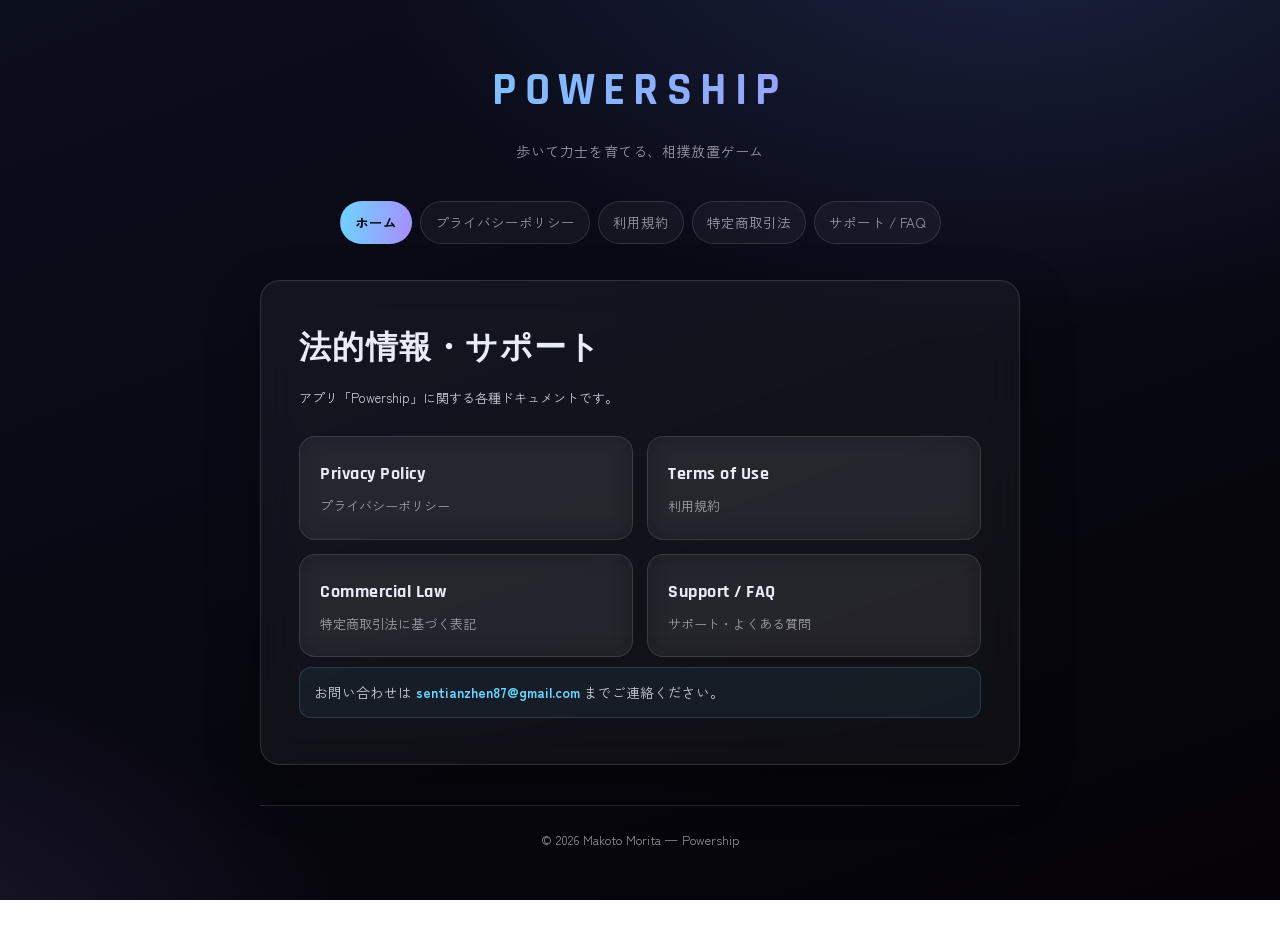
<file: powership-legal/index.html>
<!DOCTYPE html>
<html lang="ja">
<head>
<meta charset="UTF-8">
<meta name="viewport" content="width=device-width, initial-scale=1.0">
<title>Powership — 法的情報</title>
<link rel="stylesheet" href="styles.css">
</head>
<body>
<div class="wrap">
  <header class="site">
    <div class="brand">POWERSHIP</div>
    <div class="brand-sub">歩いて力士を育てる、相撲放置ゲーム</div>
  </header>

  <nav class="tabs">
    <a href="index.html" aria-current="page">ホーム</a>
    <a href="privacy.html">プライバシーポリシー</a>
    <a href="terms.html">利用規約</a>
    <a href="tokushoho.html">特定商取引法</a>
    <a href="support.html">サポート / FAQ</a>
  </nav>

  <div class="card">
    <h1 class="page">法的情報・サポート</h1>
    <p class="updated">アプリ「Powership」に関する各種ドキュメントです。</p>
    <div class="grid">
      <a class="tile" href="privacy.html">
        <div class="t">Privacy Policy</div>
        <div class="d">プライバシーポリシー</div>
      </a>
      <a class="tile" href="terms.html">
        <div class="t">Terms of Use</div>
        <div class="d">利用規約</div>
      </a>
      <a class="tile" href="tokushoho.html">
        <div class="t">Commercial Law</div>
        <div class="d">特定商取引法に基づく表記</div>
      </a>
      <a class="tile" href="support.html">
        <div class="t">Support / FAQ</div>
        <div class="d">サポート・よくある質問</div>
      </a>
    </div>
    <p class="note">お問い合わせは <span class="contact-mail">sentianzhen87@gmail.com</span> までご連絡ください。</p>
  </div>

  <footer class="site">
    © 2026 Makoto Morita — Powership
  </footer>
</div>
</body>
</html>
</file>
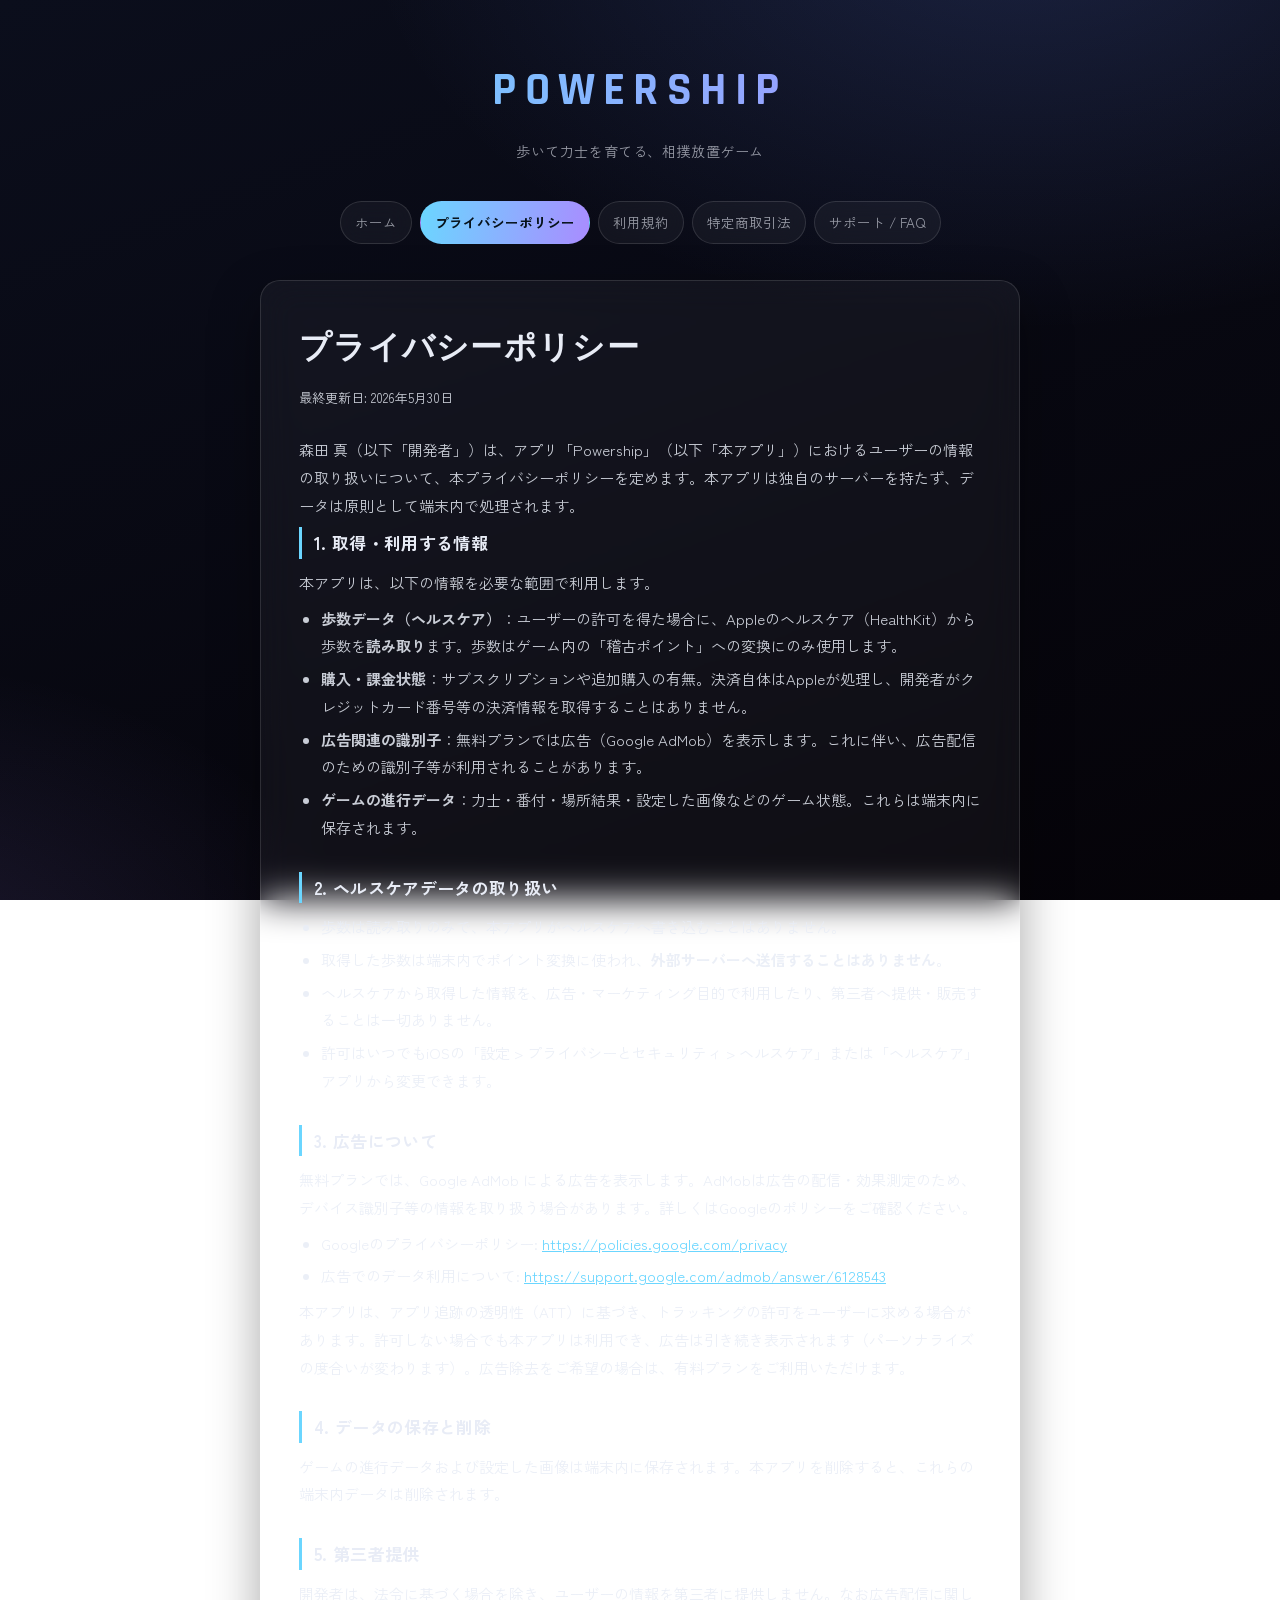
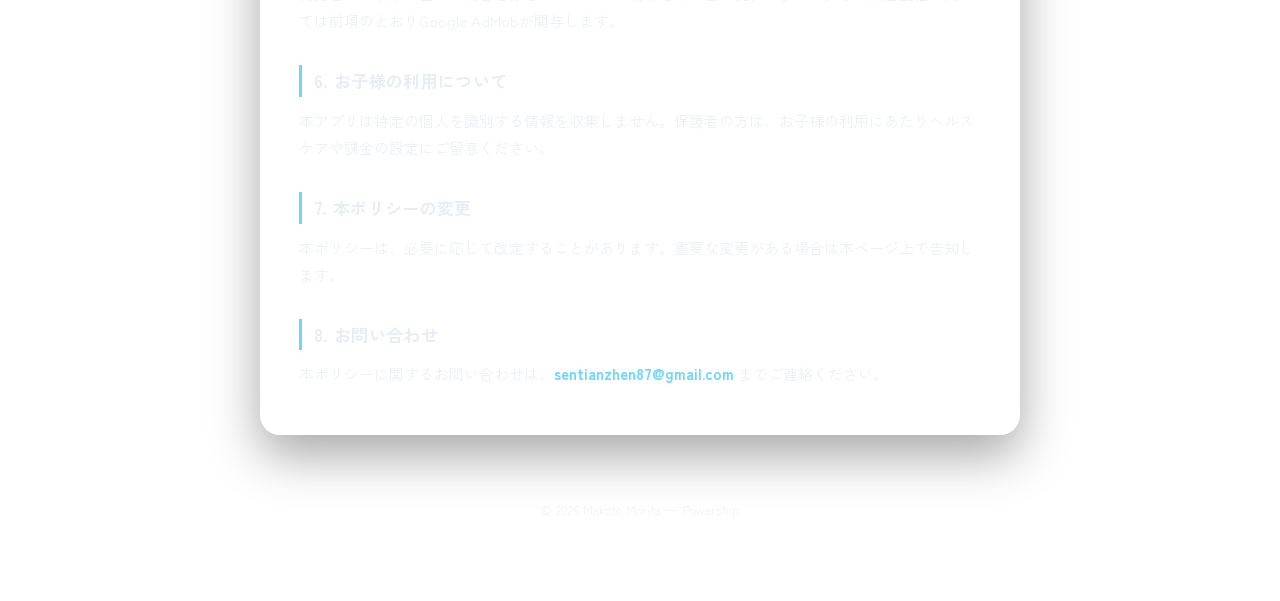
<file: powership-legal/privacy.html>
<!DOCTYPE html>
<html lang="ja">
<head>
<meta charset="UTF-8">
<meta name="viewport" content="width=device-width, initial-scale=1.0">
<title>プライバシーポリシー — Powership</title>
<link rel="stylesheet" href="styles.css">
</head>
<body>
<div class="wrap">
  <header class="site">
    <div class="brand">POWERSHIP</div>
    <div class="brand-sub">歩いて力士を育てる、相撲放置ゲーム</div>
  </header>

  <nav class="tabs">
    <a href="index.html">ホーム</a>
    <a href="privacy.html" aria-current="page">プライバシーポリシー</a>
    <a href="terms.html">利用規約</a>
    <a href="tokushoho.html">特定商取引法</a>
    <a href="support.html">サポート / FAQ</a>
  </nav>

  <div class="card">
    <h1 class="page">プライバシーポリシー</h1>
    <p class="updated">最終更新日: 2026年5月30日</p>

    <p>森田 真（以下「開発者」）は、アプリ「Powership」（以下「本アプリ」）におけるユーザーの情報の取り扱いについて、本プライバシーポリシーを定めます。本アプリは独自のサーバーを持たず、データは原則として端末内で処理されます。</p>

    <section>
      <h2>1. 取得・利用する情報</h2>
      <p>本アプリは、以下の情報を必要な範囲で利用します。</p>
      <ul>
        <li><strong>歩数データ（ヘルスケア）</strong>：ユーザーの許可を得た場合に、Appleのヘルスケア（HealthKit）から歩数を<strong>読み取り</strong>ます。歩数はゲーム内の「稽古ポイント」への変換にのみ使用します。</li>
        <li><strong>購入・課金状態</strong>：サブスクリプションや追加購入の有無。決済自体はAppleが処理し、開発者がクレジットカード番号等の決済情報を取得することはありません。</li>
        <li><strong>広告関連の識別子</strong>：無料プランでは広告（Google AdMob）を表示します。これに伴い、広告配信のための識別子等が利用されることがあります。</li>
        <li><strong>ゲームの進行データ</strong>：力士・番付・場所結果・設定した画像などのゲーム状態。これらは端末内に保存されます。</li>
      </ul>
    </section>

    <section>
      <h2>2. ヘルスケアデータの取り扱い</h2>
      <ul>
        <li>歩数は読み取りのみで、本アプリがヘルスケアへ書き込むことはありません。</li>
        <li>取得した歩数は端末内でポイント変換に使われ、<strong>外部サーバーへ送信することはありません</strong>。</li>
        <li>ヘルスケアから取得した情報を、広告・マーケティング目的で利用したり、第三者へ提供・販売することは一切ありません。</li>
        <li>許可はいつでもiOSの「設定 &gt; プライバシーとセキュリティ &gt; ヘルスケア」または「ヘルスケア」アプリから変更できます。</li>
      </ul>
    </section>

    <section>
      <h2>3. 広告について</h2>
      <p>無料プランでは、Google AdMob による広告を表示します。AdMobは広告の配信・効果測定のため、デバイス識別子等の情報を取り扱う場合があります。詳しくはGoogleのポリシーをご確認ください。</p>
      <ul>
        <li>Googleのプライバシーポリシー: <a href="https://policies.google.com/privacy" target="_blank" rel="noopener">https://policies.google.com/privacy</a></li>
        <li>広告でのデータ利用について: <a href="https://support.google.com/admob/answer/6128543" target="_blank" rel="noopener">https://support.google.com/admob/answer/6128543</a></li>
      </ul>
      <p>本アプリは、アプリ追跡の透明性（ATT）に基づき、トラッキングの許可をユーザーに求める場合があります。許可しない場合でも本アプリは利用でき、広告は引き続き表示されます（パーソナライズの度合いが変わります）。広告除去をご希望の場合は、有料プランをご利用いただけます。</p>
    </section>

    <section>
      <h2>4. データの保存と削除</h2>
      <p>ゲームの進行データおよび設定した画像は端末内に保存されます。本アプリを削除すると、これらの端末内データは削除されます。</p>
    </section>

    <section>
      <h2>5. 第三者提供</h2>
      <p>開発者は、法令に基づく場合を除き、ユーザーの情報を第三者に提供しません。なお広告配信に関しては前項のとおりGoogle AdMobが関与します。</p>
    </section>

    <section>
      <h2>6. お子様の利用について</h2>
      <p>本アプリは特定の個人を識別する情報を収集しません。保護者の方は、お子様の利用にあたりヘルスケアや課金の設定にご留意ください。</p>
    </section>

    <section>
      <h2>7. 本ポリシーの変更</h2>
      <p>本ポリシーは、必要に応じて改定することがあります。重要な変更がある場合は本ページ上で告知します。</p>
    </section>

    <section>
      <h2>8. お問い合わせ</h2>
      <p>本ポリシーに関するお問い合わせは、<span class="contact-mail">sentianzhen87@gmail.com</span> までご連絡ください。</p>
    </section>
  </div>

  <footer class="site">© 2026 Makoto Morita — Powership</footer>
</div>
</body>
</html>
</file>
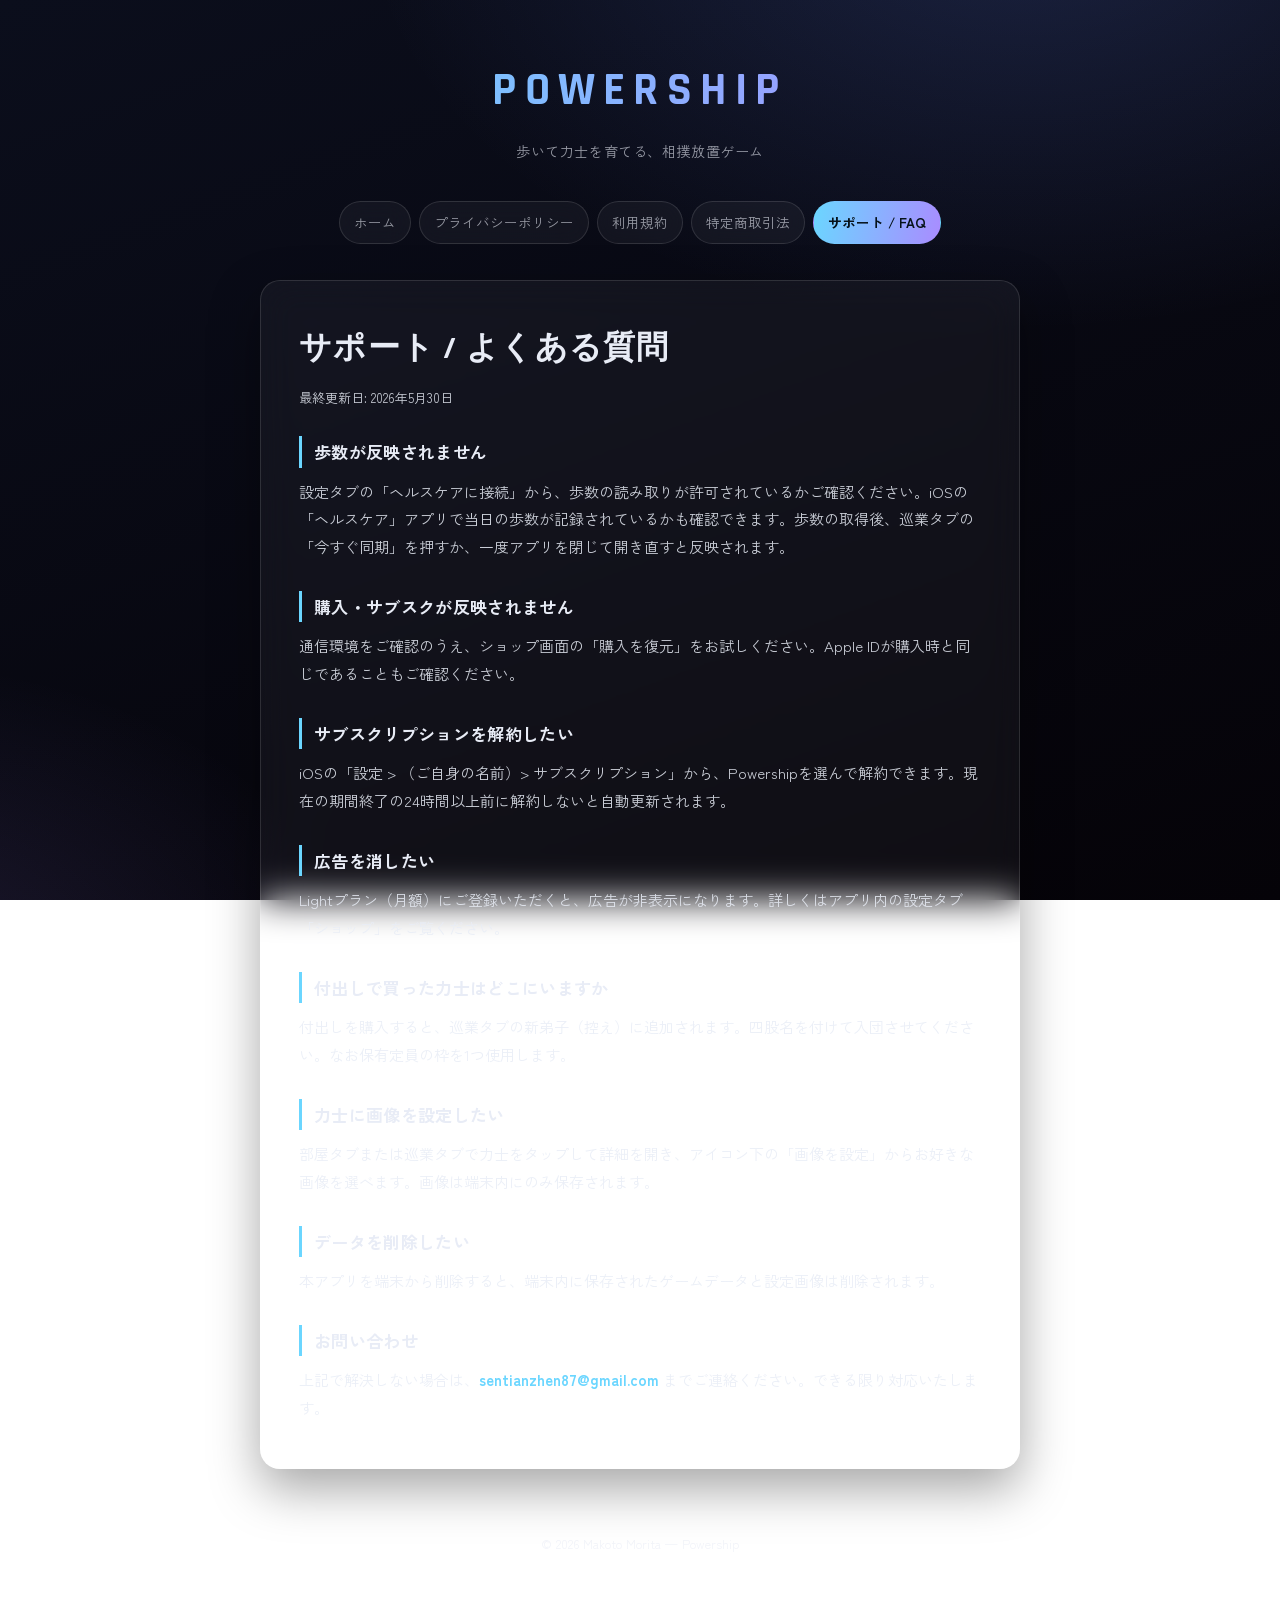
<file: powership-legal/support.html>
<!DOCTYPE html>
<html lang="ja">
<head>
<meta charset="UTF-8">
<meta name="viewport" content="width=device-width, initial-scale=1.0">
<title>サポート / FAQ — Powership</title>
<link rel="stylesheet" href="styles.css">
</head>
<body>
<div class="wrap">
  <header class="site">
    <div class="brand">POWERSHIP</div>
    <div class="brand-sub">歩いて力士を育てる、相撲放置ゲーム</div>
  </header>

  <nav class="tabs">
    <a href="index.html">ホーム</a>
    <a href="privacy.html">プライバシーポリシー</a>
    <a href="terms.html">利用規約</a>
    <a href="tokushoho.html">特定商取引法</a>
    <a href="support.html" aria-current="page">サポート / FAQ</a>
  </nav>

  <div class="card">
    <h1 class="page">サポート / よくある質問</h1>
    <p class="updated">最終更新日: 2026年5月30日</p>

    <section>
      <h2>歩数が反映されません</h2>
      <p>設定タブの「ヘルスケアに接続」から、歩数の読み取りが許可されているかご確認ください。iOSの「ヘルスケア」アプリで当日の歩数が記録されているかも確認できます。歩数の取得後、巡業タブの「今すぐ同期」を押すか、一度アプリを閉じて開き直すと反映されます。</p>
    </section>

    <section>
      <h2>購入・サブスクが反映されません</h2>
      <p>通信環境をご確認のうえ、ショップ画面の「購入を復元」をお試しください。Apple IDが購入時と同じであることもご確認ください。</p>
    </section>

    <section>
      <h2>サブスクリプションを解約したい</h2>
      <p>iOSの「設定 &gt; （ご自身の名前）&gt; サブスクリプション」から、Powershipを選んで解約できます。現在の期間終了の24時間以上前に解約しないと自動更新されます。</p>
    </section>

    <section>
      <h2>広告を消したい</h2>
      <p>Lightプラン（月額）にご登録いただくと、広告が非表示になります。詳しくはアプリ内の設定タブ「ショップ」をご覧ください。</p>
    </section>

    <section>
      <h2>付出しで買った力士はどこにいますか</h2>
      <p>付出しを購入すると、巡業タブの新弟子（控え）に追加されます。四股名を付けて入団させてください。なお保有定員の枠を1つ使用します。</p>
    </section>

    <section>
      <h2>力士に画像を設定したい</h2>
      <p>部屋タブまたは巡業タブで力士をタップして詳細を開き、アイコン下の「画像を設定」からお好きな画像を選べます。画像は端末内にのみ保存されます。</p>
    </section>

    <section>
      <h2>データを削除したい</h2>
      <p>本アプリを端末から削除すると、端末内に保存されたゲームデータと設定画像は削除されます。</p>
    </section>

    <section>
      <h2>お問い合わせ</h2>
      <p>上記で解決しない場合は、<span class="contact-mail">sentianzhen87@gmail.com</span> までご連絡ください。できる限り対応いたします。</p>
    </section>
  </div>

  <footer class="site">© 2026 Makoto Morita — Powership</footer>
</div>
</body>
</html>
</file>
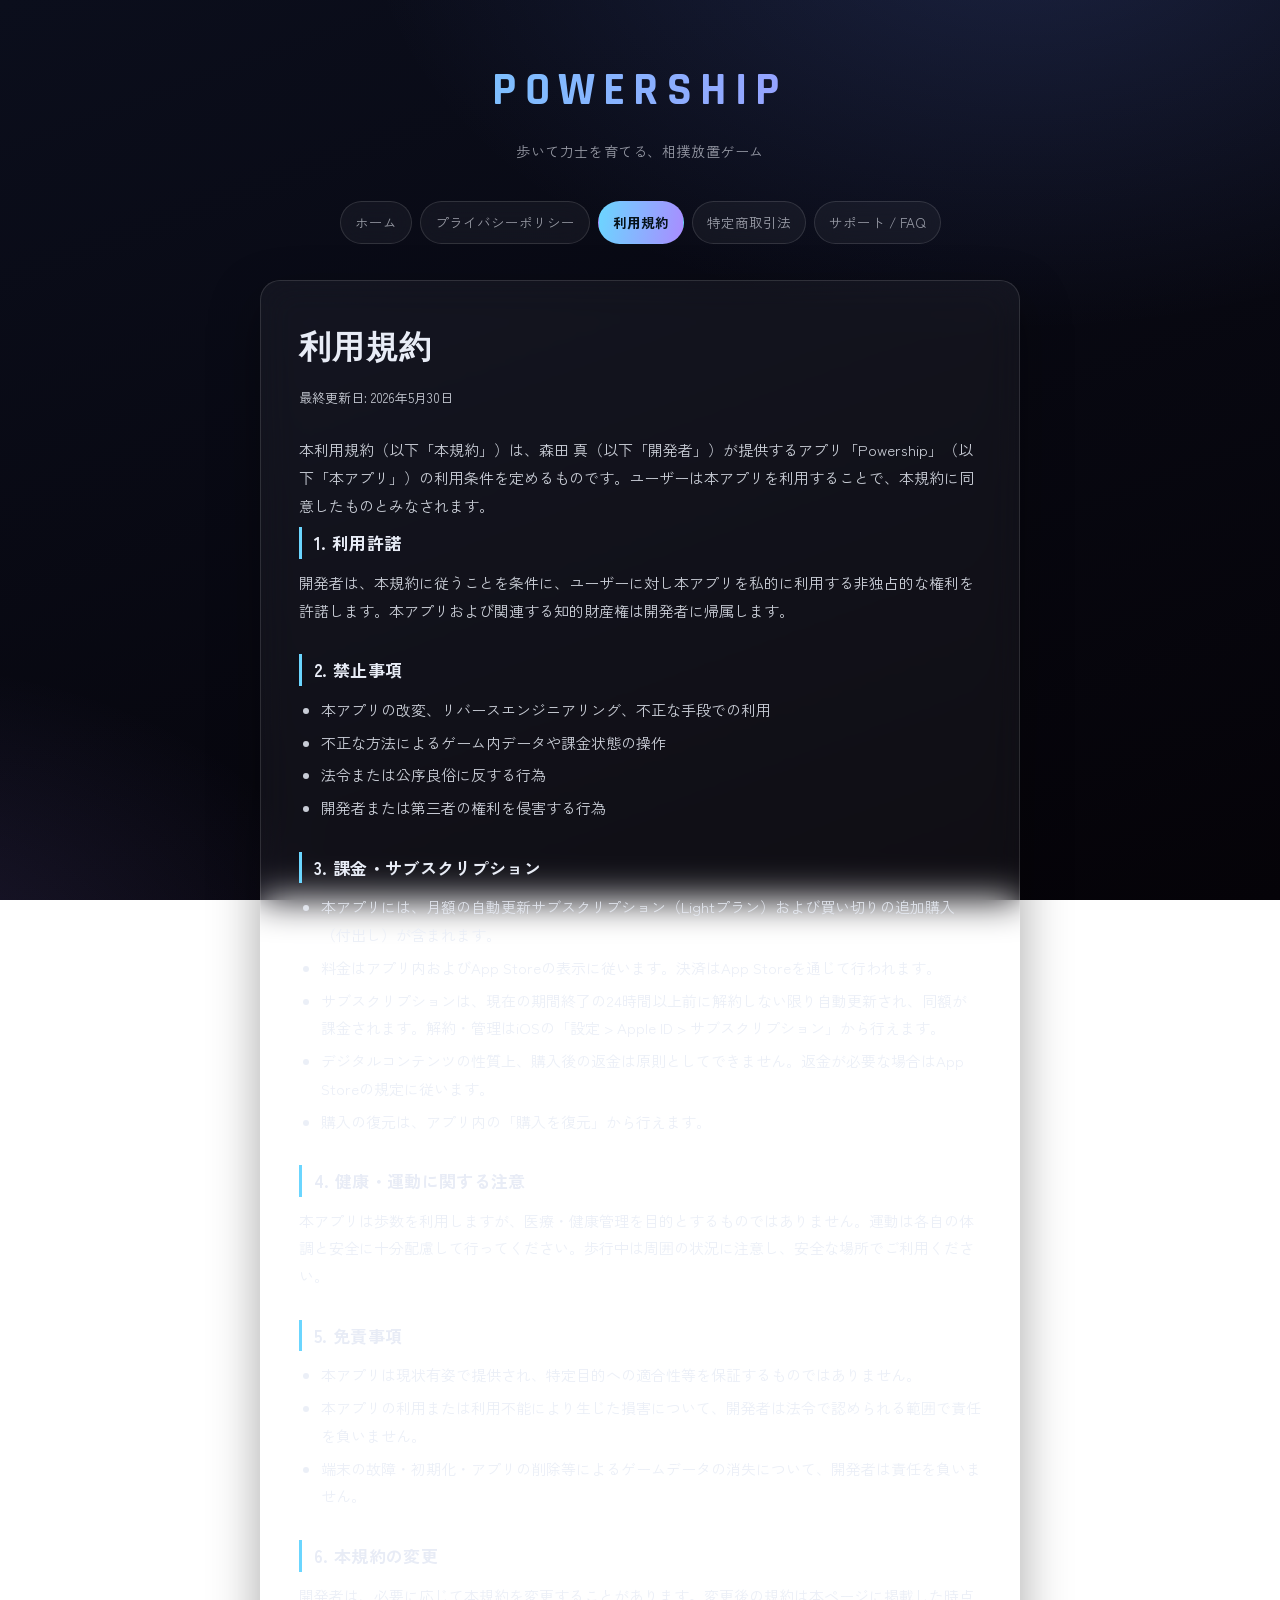
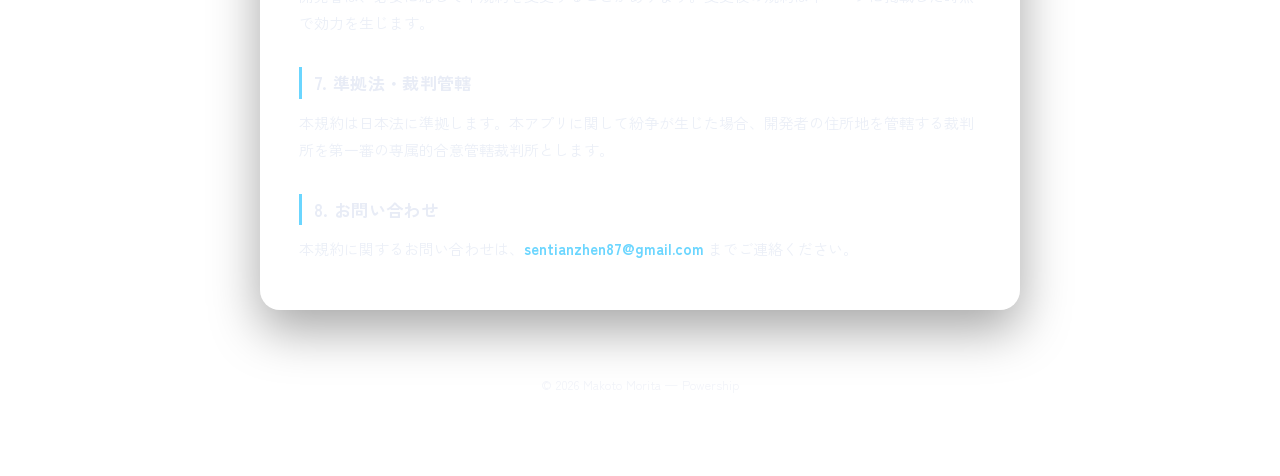
<file: powership-legal/terms.html>
<!DOCTYPE html>
<html lang="ja">
<head>
<meta charset="UTF-8">
<meta name="viewport" content="width=device-width, initial-scale=1.0">
<title>利用規約 — Powership</title>
<link rel="stylesheet" href="styles.css">
</head>
<body>
<div class="wrap">
  <header class="site">
    <div class="brand">POWERSHIP</div>
    <div class="brand-sub">歩いて力士を育てる、相撲放置ゲーム</div>
  </header>

  <nav class="tabs">
    <a href="index.html">ホーム</a>
    <a href="privacy.html">プライバシーポリシー</a>
    <a href="terms.html" aria-current="page">利用規約</a>
    <a href="tokushoho.html">特定商取引法</a>
    <a href="support.html">サポート / FAQ</a>
  </nav>

  <div class="card">
    <h1 class="page">利用規約</h1>
    <p class="updated">最終更新日: 2026年5月30日</p>

    <p>本利用規約（以下「本規約」）は、森田 真（以下「開発者」）が提供するアプリ「Powership」（以下「本アプリ」）の利用条件を定めるものです。ユーザーは本アプリを利用することで、本規約に同意したものとみなされます。</p>

    <section>
      <h2>1. 利用許諾</h2>
      <p>開発者は、本規約に従うことを条件に、ユーザーに対し本アプリを私的に利用する非独占的な権利を許諾します。本アプリおよび関連する知的財産権は開発者に帰属します。</p>
    </section>

    <section>
      <h2>2. 禁止事項</h2>
      <ul>
        <li>本アプリの改変、リバースエンジニアリング、不正な手段での利用</li>
        <li>不正な方法によるゲーム内データや課金状態の操作</li>
        <li>法令または公序良俗に反する行為</li>
        <li>開発者または第三者の権利を侵害する行為</li>
      </ul>
    </section>

    <section>
      <h2>3. 課金・サブスクリプション</h2>
      <ul>
        <li>本アプリには、月額の自動更新サブスクリプション（Lightプラン）および買い切りの追加購入（付出し）が含まれます。</li>
        <li>料金はアプリ内およびApp Storeの表示に従います。決済はApp Storeを通じて行われます。</li>
        <li>サブスクリプションは、現在の期間終了の24時間以上前に解約しない限り自動更新され、同額が課金されます。解約・管理はiOSの「設定 &gt; Apple ID &gt; サブスクリプション」から行えます。</li>
        <li>デジタルコンテンツの性質上、購入後の返金は原則としてできません。返金が必要な場合はApp Storeの規定に従います。</li>
        <li>購入の復元は、アプリ内の「購入を復元」から行えます。</li>
      </ul>
    </section>

    <section>
      <h2>4. 健康・運動に関する注意</h2>
      <p>本アプリは歩数を利用しますが、医療・健康管理を目的とするものではありません。運動は各自の体調と安全に十分配慮して行ってください。歩行中は周囲の状況に注意し、安全な場所でご利用ください。</p>
    </section>

    <section>
      <h2>5. 免責事項</h2>
      <ul>
        <li>本アプリは現状有姿で提供され、特定目的への適合性等を保証するものではありません。</li>
        <li>本アプリの利用または利用不能により生じた損害について、開発者は法令で認められる範囲で責任を負いません。</li>
        <li>端末の故障・初期化・アプリの削除等によるゲームデータの消失について、開発者は責任を負いません。</li>
      </ul>
    </section>

    <section>
      <h2>6. 本規約の変更</h2>
      <p>開発者は、必要に応じて本規約を変更することがあります。変更後の規約は本ページに掲載した時点で効力を生じます。</p>
    </section>

    <section>
      <h2>7. 準拠法・裁判管轄</h2>
      <p>本規約は日本法に準拠します。本アプリに関して紛争が生じた場合、開発者の住所地を管轄する裁判所を第一審の専属的合意管轄裁判所とします。</p>
    </section>

    <section>
      <h2>8. お問い合わせ</h2>
      <p>本規約に関するお問い合わせは、<span class="contact-mail">sentianzhen87@gmail.com</span> までご連絡ください。</p>
    </section>
  </div>

  <footer class="site">© 2026 Makoto Morita — Powership</footer>
</div>
</body>
</html>
</file>
<file: powership-legal/styles.css>
@import url('https://fonts.googleapis.com/css2?family=Rajdhani:wght@500;600;700&family=Zen+Kaku+Gothic+New:wght@400;500;700&display=swap');

:root {
  --bg0: #0b0e1c;
  --bg1: #050308;
  --cyan: #6bd6ff;
  --violet: #a98cff;
  --gold: #ffd25a;
  --ink: #e8ecf6;
  --muted: rgba(232, 236, 246, 0.62);
  --line: rgba(255, 255, 255, 0.12);
  --glass: rgba(255, 255, 255, 0.045);
}

* { box-sizing: border-box; margin: 0; padding: 0; }

html { scroll-behavior: smooth; }

body {
  font-family: 'Zen Kaku Gothic New', -apple-system, sans-serif;
  color: var(--ink);
  line-height: 1.85;
  min-height: 100vh;
  background:
    radial-gradient(1100px 700px at 80% -10%, rgba(106, 140, 255, 0.18), transparent 60%),
    radial-gradient(900px 600px at -10% 110%, rgba(169, 140, 255, 0.14), transparent 55%),
    linear-gradient(160deg, var(--bg0), var(--bg1));
  background-attachment: fixed;
  padding: 0 20px 80px;
}

.wrap { max-width: 760px; margin: 0 auto; }

/* ヘッダ */
header.site {
  padding: 48px 0 28px;
  text-align: center;
}
.brand {
  font-family: 'Rajdhani', sans-serif;
  font-weight: 700;
  font-size: clamp(30px, 7vw, 46px);
  letter-spacing: 0.18em;
  background: linear-gradient(100deg, var(--cyan), var(--violet));
  -webkit-background-clip: text;
  background-clip: text;
  color: transparent;
  text-transform: uppercase;
}
.brand-sub {
  color: var(--muted);
  font-size: 14px;
  letter-spacing: 0.04em;
  margin-top: 6px;
}

/* ナビ */
nav.tabs {
  display: flex;
  flex-wrap: wrap;
  gap: 8px;
  justify-content: center;
  margin: 8px 0 36px;
}
nav.tabs a {
  font-size: 13.5px;
  color: var(--muted);
  text-decoration: none;
  padding: 8px 14px;
  border-radius: 999px;
  border: 1px solid var(--line);
  background: var(--glass);
  backdrop-filter: blur(12px);
  -webkit-backdrop-filter: blur(12px);
  transition: color .2s, border-color .2s;
}
nav.tabs a:hover { color: var(--ink); border-color: rgba(107,214,255,0.5); }
nav.tabs a[aria-current="page"] {
  color: #06121a;
  background: linear-gradient(100deg, var(--cyan), var(--violet));
  border-color: transparent;
  font-weight: 700;
}

/* ガラスカード */
.card {
  background: var(--glass);
  border: 1px solid var(--line);
  border-radius: 20px;
  backdrop-filter: blur(18px);
  -webkit-backdrop-filter: blur(18px);
  padding: clamp(22px, 5vw, 38px);
  box-shadow: 0 20px 50px rgba(0,0,0,0.35);
}

h1.page {
  font-family: 'Rajdhani', sans-serif;
  font-weight: 700;
  font-size: clamp(24px, 5vw, 32px);
  letter-spacing: 0.04em;
  margin-bottom: 6px;
}
.updated { color: var(--muted); font-size: 13px; margin-bottom: 26px; }

h2 {
  font-size: 17px;
  font-weight: 700;
  margin: 30px 0 10px;
  padding-left: 12px;
  border-left: 3px solid var(--cyan);
  letter-spacing: 0.02em;
}
section:first-of-type h2 { margin-top: 6px; }

p { color: var(--ink); font-size: 15px; margin: 8px 0; }
.card p, .card li { color: rgba(232,236,246,0.86); }
ul, ol { margin: 8px 0 8px 22px; }
li { font-size: 15px; margin: 5px 0; }
a { color: var(--cyan); }

.note {
  margin-top: 10px;
  font-size: 13.5px;
  color: var(--muted);
  background: rgba(107,214,255,0.06);
  border: 1px solid rgba(107,214,255,0.18);
  border-radius: 12px;
  padding: 12px 14px;
}

/* 定義表（特商法） */
.deflist { display: grid; grid-template-columns: 200px 1fr; gap: 0; margin-top: 8px; }
.deflist dt {
  font-weight: 700; font-size: 14px;
  padding: 14px 14px; border-top: 1px solid var(--line);
  color: var(--muted);
}
.deflist dd {
  font-size: 14.5px; padding: 14px 14px; border-top: 1px solid var(--line);
}
@media (max-width: 560px) {
  .deflist { grid-template-columns: 1fr; }
  .deflist dd { padding-top: 0; border-top: none; }
  .deflist dt { border-top: 1px solid var(--line); padding-bottom: 4px; }
}

/* トップのリンクグリッド */
.grid { display: grid; grid-template-columns: 1fr 1fr; gap: 14px; margin-top: 8px; }
@media (max-width: 560px) { .grid { grid-template-columns: 1fr; } }
.tile {
  display: block; text-decoration: none; color: var(--ink);
  background: var(--glass); border: 1px solid var(--line); border-radius: 16px;
  padding: 20px; transition: border-color .2s, transform .15s;
  backdrop-filter: blur(14px); -webkit-backdrop-filter: blur(14px);
}
.tile:hover { border-color: rgba(107,214,255,0.5); transform: translateY(-2px); }
.tile .t { font-family: 'Rajdhani', sans-serif; font-weight: 700; font-size: 18px; letter-spacing: 0.03em; }
.tile .d { color: var(--muted); font-size: 13px; margin-top: 4px; }

footer.site {
  text-align: center; color: var(--muted); font-size: 12.5px;
  margin-top: 40px; padding-top: 22px; border-top: 1px solid var(--line);
}
.contact-mail { font-weight: 700; color: var(--cyan); }
</file>
